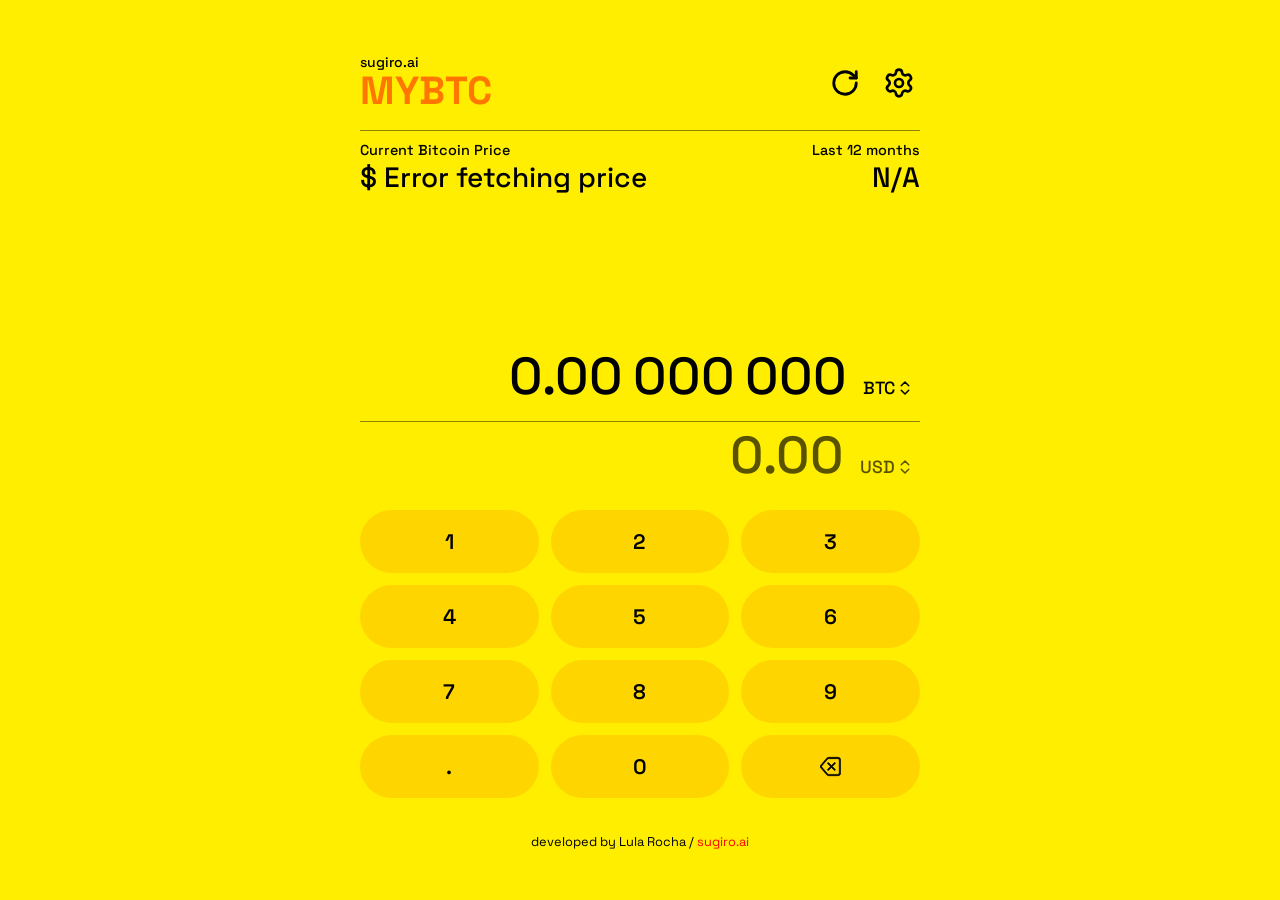
<file: index.html>
<!doctype html>
<html lang="en">
  <head>
    <meta charset="UTF-8" />
    <meta
      name="viewport"
      content="width=device-width, initial-scale=1.0, maximum-scale=1.0, user-scalable=no, viewport-fit=cover"
    />
    <title>MYBTC Calculator</title>
    <link rel="icon" type="image/svg+xml" href="favicon.svg" />
    <link rel="icon" href="favicon.ico" sizes="any" />
    <link
      rel="apple-touch-icon"
      sizes="180x180"
      href="assets/apple-touch-icon.png"
    />
    <link rel="manifest" href="site.webmanifest" />
    <meta name="theme-color" content="#fe0" />
    <link rel="stylesheet" href="css/styles.css?v=49" />

    <link rel="preconnect" href="https://fonts.googleapis.com" />
    <link rel="preconnect" href="https://fonts.gstatic.com" crossorigin />
    <link
      href="https://fonts.googleapis.com/css2?family=Space+Grotesk:wght@300..700&display=swap"
      rel="stylesheet"
    />
  </head>

  <body>
    <div class="main-container">
      <div class="top-section">
        <div class="header">
          <div class="header-left">
            <div class="header-titles">
              <h1 id="sugiro-logo"><a href="/">sugiro.ai</a></h1>
              <h1 id="mybtc-brand">MYBTC</h1>
            </div>
          </div>

          <div class="header-actions">
            <button
              class="header-icon-btn"
              id="refresh"
              aria-label="Refresh price"
            >
              <span class="icon icon-refresh" aria-hidden="true"></span>
            </button>
            <button
              class="header-icon-btn"
              id="settings"
              aria-label="Settings"
              aria-expanded="false"
              aria-controls="settings-panel"
            >
              <span class="icon icon-settings" aria-hidden="true"></span>
            </button>
          </div>
        </div>

        <!-- CURRENT BTC Price and Change Display -->
        <div class="current">
          <!-- Current BTC Price Display -->
          <div class="current-BTC-price">
            <p
              id="current-BTC-price-label"
              data-translate="currentBitcoinPrice"
            >
              Current Bitcoin Price
            </p>
            <h2 id="current-BTC-price-display" role="button" tabindex="0">
              <span class="fiat-symbol">$</span>
              <span class="current-BTC-price-amount">0.00</span>
            </h2>
          </div>
          <!-- Current BTC Change Display -->
          <div class="current-BTC-change">
            <p id="current-BTC-change-label">Last 12 months</p>
            <h2 id="current-BTC-change-display">
              <span class="arrow-symbol"></span>
              <span class="current-BTC-change-amount"></span>
            </h2>
            <div id="period-menu" class="period-menu"></div>
          </div>
        </div>
      </div>

      <div class="bottom-section">
        <!-- Amount Section -->
        <div class="amount-section">
          <!-- BTC/SATS Amount -->
          <div class="amount-container">
            <div class="amount-display active-field" id="BTC-amount-display">
              <div class="amount-value">
                <span class="BTC-amount">0</span>
                <input
                  class="paste-capture"
                  inputmode="none"
                  autocomplete="off"
                  autocapitalize="off"
                  spellcheck="false"
                  aria-label="Paste Bitcoin amount"
                />
              </div>
              <div class="display-controls">
                <button
                  class="unit-toggle btc-toggle"
                  aria-label="Switch BTC/SATS"
                >
                  <span class="unit-label">BTC</span>
                  <span
                    class="icon icon-chevrons-up-down"
                    aria-hidden="true"
                  ></span>
                </button>
              </div>
            </div>
          </div>

          <!-- Multi-Currency Fiat Amount -->
          <div class="amount-container">
            <div class="amount-display" id="fiat-amount-display">
              <div class="amount-value">
                <span class="fiat-amount">0.00</span>
                <input
                  class="paste-capture"
                  inputmode="none"
                  autocomplete="off"
                  autocapitalize="off"
                  spellcheck="false"
                  aria-label="Paste currency amount"
                />
              </div>
              <div class="display-controls">
                <button
                  class="unit-dropdown fiat-dropdown"
                  aria-label="Select currency"
                >
                  <span class="unit-label">USD</span>
                  <span
                    class="icon icon-chevrons-up-down"
                    aria-hidden="true"
                  ></span>
                </button>
                <div class="fiat-menu" id="fiat-menu"></div>
              </div>
            </div>
          </div>
        </div>

        <!-- Inline Keypad -->
        <div class="keypad-section">
          <div class="keypad">
            <button onclick="appendToDisplay('1')">1</button>
            <button onclick="appendToDisplay('2')">2</button>
            <button onclick="appendToDisplay('3')">3</button>
            <button onclick="appendToDisplay('4')">4</button>
            <button onclick="appendToDisplay('5')">5</button>
            <button onclick="appendToDisplay('6')">6</button>
            <button onclick="appendToDisplay('7')">7</button>
            <button onclick="appendToDisplay('8')">8</button>
            <button onclick="appendToDisplay('9')">9</button>
            <button onclick="appendToDisplay('.')">.</button>
            <button onclick="appendToDisplay('0')">0</button>
            <button
              class="delete"
              data-action="delete"
              onclick="deleteLast()"
              aria-label="Backspace"
            >
              <svg
                width="1em"
                height="1em"
                viewBox="0 0 16 16"
                class="delete-icon"
              >
                <path
                  fill="currentColor"
                  stroke="currentColor"
                  stroke-width="0.5"
                  d="M5.83 5.146a.5.5 0 0 0 0 .708L7.975 8l-2.147 2.146a.5.5 0 0 0 .707.708L8.683 8.707l2.146 2.147a.5.5 0 0 0 .708-.708L9.39 8l2.146-2.146a.5.5 0 0 0-.707-.708L8.683 7.293 6.537 5.146a.5.5 0 0 0-.707 0z"
                />
                <path
                  fill="currentColor"
                  stroke="currentColor"
                  stroke-width="0.5"
                  d="M13.683 1a2 2 0 0 1 2 2v10a2 2 0 0 1-2 2h-7.08a2 2 0 0 1-1.519-.698L.241 8.65a1 1 0 0 1 0-1.302L5.084 1.7A2 2 0 0 1 6.603 1h7.08zm-7.08 1a1 1 0 0 0-.76.35L1 8l4.844 5.65a1 1 0 0 0 .759.35h7.08a1 1 0 0 0 1-1V3a1 1 0 0 0-1-1h-7.08z"
                />
              </svg>
            </button>
          </div>
        </div>

        <div class="footer">
          <p class="page-footer" data-translate="pageFooter">
            developed by Lula Rocha /
            <a href="https://sugiro.ai" target="_blank" rel="noopener"
              >sugiro.ai</a
            >
          </p>
        </div>
      </div>
    </div>

    <!-- Settings backdrop — dims the app while the panel is open -->
    <div
      class="settings-overlay"
      id="settings-overlay"
      aria-hidden="true"
    ></div>

    <!-- Settings Panel — language/theme controls plus help tabs -->
    <div class="settings-panel" id="settings-panel">
      <div class="settings-panel-content">
        <div class="settings-top">
          <div class="settings-controls" aria-label="Settings controls">
            <button class="panel-circle-btn lang-btn" data-lang="en">EN</button>
            <button class="panel-circle-btn lang-btn" data-lang="pt">BR</button>
            <button
              class="panel-circle-btn theme-btn"
              data-theme="light"
              aria-label="Light theme"
            >
              <span class="icon icon-sun" aria-hidden="true"></span>
            </button>
            <button
              class="panel-circle-btn theme-btn"
              data-theme="dark"
              aria-label="Dark theme"
            >
              <span class="icon icon-moon" aria-hidden="true"></span>
            </button>
          </div>
          <button
            class="settings-close-btn"
            id="settings-close"
            aria-label="Close settings"
          >
            <span class="icon icon-x" aria-hidden="true"></span>
          </button>
        </div>

        <div class="panel-tabs" role="tablist">
          <button
            class="tab-btn active"
            data-tab="how-to-use"
            data-translate="tabHowToUse"
          >
            How to use
          </button>
          <button
            class="tab-btn"
            data-tab="about-sats"
            data-translate="tabAboutSats"
          >
            About SATS
          </button>
        </div>

        <div class="tab-pane active" id="tab-how-to-use">
          <ul>
            <li data-translate="instruction1">Instruction 1</li>
            <li data-translate="instruction2">Instruction 2</li>
            <li data-translate="instruction3">Instruction 3</li>
            <li data-translate="instruction4">Instruction 4</li>
            <li data-translate="instruction5">Instruction 5</li>
            <li data-translate="instruction6">
              <a href="https://21bitcoin.info" target="_blank">Learn Bitcoin</a>
            </li>
          </ul>
        </div>

        <div class="tab-pane" id="tab-about-sats">
          <p class="modal-text" data-translate="infoModalText0">
            Placeholder text for the new first paragraph of the info modal.
          </p>
          <p class="modal-text" data-translate="infoModalText1">
            Placeholder text for the first paragraph of the info modal.
          </p>
          <p class="modal-text" data-translate="infoModalText2">
            Placeholder text for the second paragraph of the info modal.
          </p>
          <p class="modal-text" data-translate="infoModalText3">
            Placeholder text for the third paragraph of the info modal.
          </p>
        </div>
      </div>
    </div>

    <script src="js/core.js?v=14"></script>
    <script src="js/app.js?v=13"></script>
  </body>
</html>
</file>
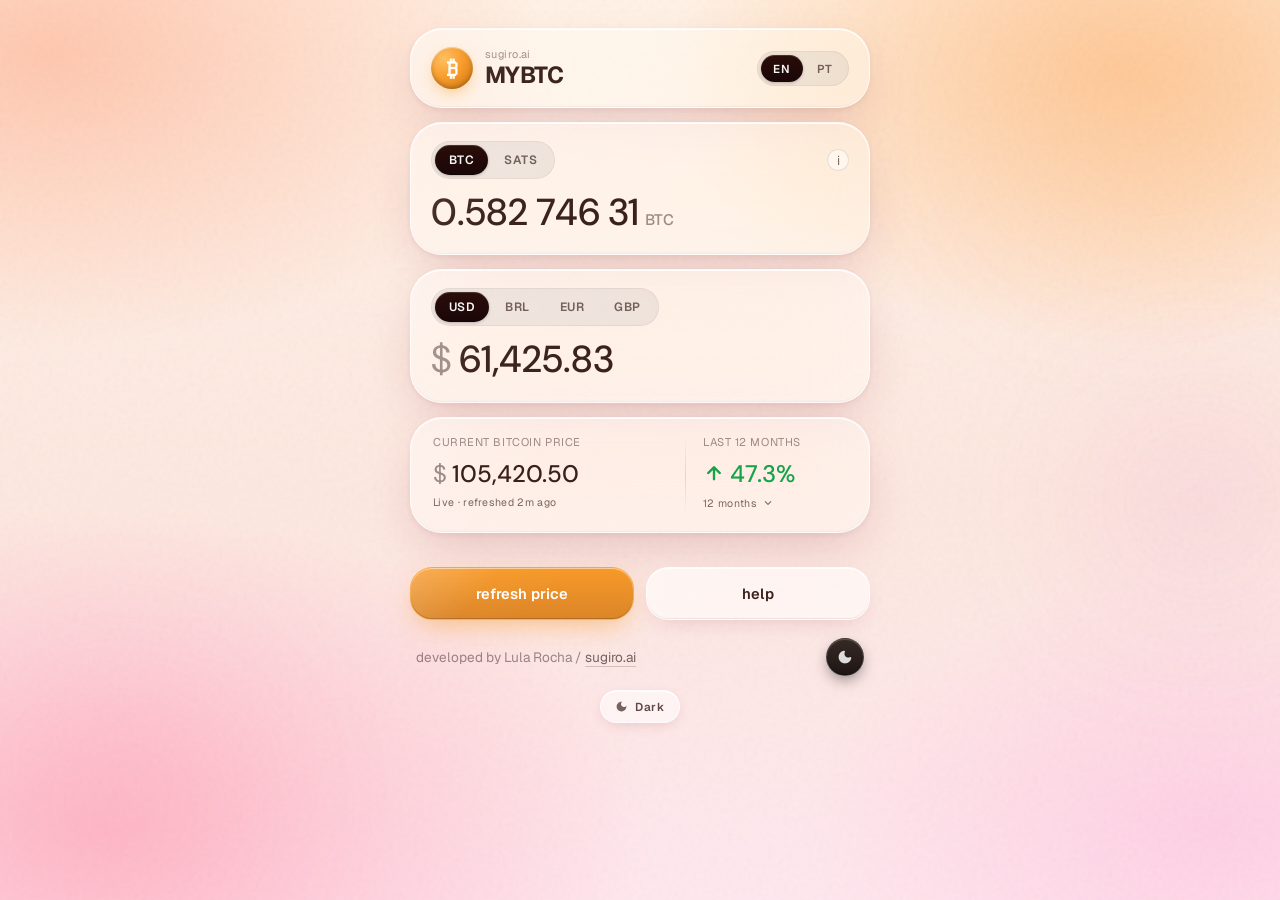
<file: archive/liquid-glass-prototype-light.html>
<!doctype html>
<html lang="en">
  <head>
    <meta charset="UTF-8" />
    <meta
      name="viewport"
      content="width=device-width, initial-scale=1.0, viewport-fit=cover"
    />
    <title>MYBTC · Liquid Glass Prototype (Light)</title>
    <link rel="icon" type="image/x-icon" href="../assets/btc_icon2.png" />

    <link rel="preconnect" href="https://fonts.googleapis.com" />
    <link rel="preconnect" href="https://fonts.gstatic.com" crossorigin />
    <link
      href="https://fonts.googleapis.com/css2?family=Geist:wght@300..800&family=DM+Sans:opsz,wght@9..40,300..700&display=swap"
      rel="stylesheet"
    />
    <link
      href="https://fonts.googleapis.com/css2?family=Material+Symbols+Rounded:opsz,wght,FILL,GRAD@20..48,100..700,0..1,-50..200"
      rel="stylesheet"
    />

    <style>
      /* --------------------------------------------------------------------
         TOKENS
         -------------------------------------------------------------------- */
      :root {
        --font-ui:
          "Geist", -apple-system, BlinkMacSystemFont, system-ui, sans-serif;
        --font-num:
          "DM Sans", -apple-system, BlinkMacSystemFont, system-ui, sans-serif;

        --bg-base: #fdf3ec;
        --ink: rgba(40, 14, 10, 0.92);
        --ink-soft: rgba(40, 14, 10, 0.62);
        --ink-mute: rgba(40, 14, 10, 0.45);

        --btc: #f7931a;
        --gain: #16a34a;

        /* Glass system */
        --glass-tint: rgba(255, 255, 255, 0.42);
        --glass-tint-strong: rgba(255, 255, 255, 0.6);
        --glass-border: rgba(255, 255, 255, 0.7);
        --glass-border-soft: rgba(255, 255, 255, 0.5);

        --r-lg: 32px;
        --r-md: 22px;
        --r-sm: 14px;
        --r-pill: 999px;
      }

      * {
        box-sizing: border-box;
      }

      html,
      body {
        margin: 0;
        padding: 0;
        min-height: 100dvh;
        font-family: var(--font-ui);
        color: var(--ink);
        background: var(--bg-base);
        -webkit-font-smoothing: antialiased;
        -moz-osx-font-smoothing: grayscale;
        overflow-x: hidden;
      }

      a {
        color: inherit;
        text-decoration: none;
      }

      /* --------------------------------------------------------------------
         AMBIENT BACKGROUND — mesh gradient + drifting orbs + grain
         -------------------------------------------------------------------- */
      .stage {
        position: relative;
        min-height: 100dvh;
        padding: 28px 22px calc(28px + env(safe-area-inset-bottom));
        display: flex;
        justify-content: center;
        isolation: isolate;
      }

      .stage::before {
        content: "";
        position: fixed;
        inset: 0;
        z-index: -2;
        background:
          radial-gradient(
            50% 42% at 88% 8%,
            rgba(255, 196, 140, 0.85) 0%,
            transparent 72%
          ),
          radial-gradient(
            58% 48% at 8% 92%,
            rgba(255, 175, 195, 0.78) 0%,
            transparent 74%
          ),
          radial-gradient(
            44% 38% at 95% 92%,
            rgba(255, 200, 225, 0.72) 0%,
            transparent 74%
          ),
          radial-gradient(
            52% 44% at 4% 6%,
            rgba(255, 188, 160, 0.78) 0%,
            transparent 74%
          ),
          linear-gradient(180deg, #fff2e6 0%, #fde8e0 55%, #ffe8ef 100%);
      }

      .orb {
        position: fixed;
        border-radius: 50%;
        filter: blur(80px);
        opacity: 0.7;
        z-index: -1;
        will-change: transform;
      }
      .orb-1 {
        width: 380px;
        height: 380px;
        background: radial-gradient(circle, #ffc89a 0%, transparent 65%);
        top: -80px;
        right: -60px;
        animation: drift1 22s ease-in-out infinite;
        opacity: 0.7;
      }
      .orb-2 {
        width: 320px;
        height: 320px;
        background: radial-gradient(circle, #ffaab8 0%, transparent 65%);
        bottom: -60px;
        left: -40px;
        animation: drift2 28s ease-in-out infinite;
        opacity: 0.7;
      }
      .orb-3 {
        width: 260px;
        height: 260px;
        background: radial-gradient(circle, #f3b3d4 0%, transparent 65%);
        bottom: 30%;
        right: -50px;
        animation: drift3 26s ease-in-out infinite;
        opacity: 0.7;
      }

      @keyframes drift1 {
        0%,
        100% {
          transform: translate(0, 0);
        }
        50% {
          transform: translate(-40px, 60px);
        }
      }
      @keyframes drift2 {
        0%,
        100% {
          transform: translate(0, 0);
        }
        50% {
          transform: translate(60px, -40px);
        }
      }
      @keyframes drift3 {
        0%,
        100% {
          transform: translate(0, 0);
        }
        50% {
          transform: translate(-30px, -50px);
        }
      }

      /* Subtle grain overlay for tactile glass feel */
      .stage::after {
        content: "";
        position: fixed;
        inset: 0;
        z-index: -1;
        pointer-events: none;
        opacity: 0.1;
        mix-blend-mode: multiply;
        background-image: url("data:image/svg+xml;utf8,<svg viewBox='0 0 200 200' xmlns='http://www.w3.org/2000/svg'><filter id='n'><feTurbulence type='fractalNoise' baseFrequency='0.9' numOctaves='2' stitchTiles='stitch'/></filter><rect width='100%25' height='100%25' filter='url(%23n)' opacity='0.6'/></svg>");
      }

      /* --------------------------------------------------------------------
         APP SHELL
         -------------------------------------------------------------------- */
      .app {
        width: 100%;
        max-width: 460px;
        display: flex;
        flex-direction: column;
        gap: 14px;
        animation: rise 900ms cubic-bezier(0.16, 1, 0.3, 1) both;
      }

      @keyframes rise {
        from {
          opacity: 0;
          transform: translateY(14px) scale(0.985);
        }
        to {
          opacity: 1;
          transform: translateY(0) scale(1);
        }
      }

      /* --------------------------------------------------------------------
         GLASS — the recipe
         -------------------------------------------------------------------- */
      .glass {
        position: relative;
        background: var(--glass-tint);
        backdrop-filter: blur(40px) saturate(180%);
        -webkit-backdrop-filter: blur(40px) saturate(180%);
        border: 1px solid var(--glass-border);
        border-radius: var(--r-lg);
        box-shadow:
          inset 0 1px 0 rgba(255, 255, 255, 0.9),
          inset 0 0 0 1px rgba(255, 255, 255, 0.2),
          inset 0 -1px 1px rgba(40, 14, 10, 0.06),
          0 20px 50px -12px rgba(140, 40, 60, 0.22),
          0 2px 6px rgba(140, 40, 60, 0.08);
        overflow: hidden;
      }

      /* Specular highlight — that signature liquid-glass shine */
      .glass::before {
        content: "";
        position: absolute;
        inset: 0;
        border-radius: inherit;
        background: linear-gradient(
          135deg,
          rgba(255, 255, 255, 0.18) 0%,
          rgba(255, 255, 255, 0.02) 28%,
          transparent 55%
        );
        pointer-events: none;
        opacity: 0.9;
      }

      /* --------------------------------------------------------------------
         HEADER
         -------------------------------------------------------------------- */
      .header {
        padding: 18px 20px;
        display: grid;
        grid-template-columns: auto 1fr auto;
        align-items: center;
        gap: 14px;
        border-radius: var(--r-lg);
      }

      .brand {
        display: flex;
        align-items: center;
        gap: 12px;
      }

      .brand-logo {
        width: 42px;
        height: 42px;
        border-radius: 50%;
        background: radial-gradient(
          circle at 32% 28%,
          #ffb84d 0%,
          #f7931a 45%,
          #c46a00 100%
        );
        box-shadow:
          inset 0 1px 1px rgba(255, 255, 255, 0.5),
          inset 0 -2px 4px rgba(0, 0, 0, 0.25),
          0 6px 16px -4px rgba(247, 147, 26, 0.55);
        display: grid;
        place-items: center;
        color: #fff;
        font-weight: 700;
        font-size: 22px;
        font-family: var(--font-num);
        letter-spacing: -0.02em;
      }

      .brand-text {
        line-height: 1;
      }

      .brand-name {
        font-weight: 700;
        font-size: 1.45rem;
        letter-spacing: -0.025em;
      }

      .brand-tag {
        margin-bottom: 4px;
        font-size: 0.68rem;
        color: var(--ink-mute);
        letter-spacing: 0.04em;
      }

      .lang-segment {
        display: inline-flex;
        padding: 3px;
        gap: 2px;
        background: rgba(40, 14, 10, 0.07);
        border-radius: var(--r-pill);
        border: 1px solid rgba(40, 14, 10, 0.05);
        backdrop-filter: blur(20px);
      }

      .lang-segment button {
        appearance: none;
        border: 0;
        padding: 6px 12px;
        font-family: var(--font-ui);
        font-size: 0.72rem;
        font-weight: 600;
        letter-spacing: 0.06em;
        color: var(--ink-soft);
        background: transparent;
        border-radius: var(--r-pill);
        cursor: pointer;
        transition: all 220ms cubic-bezier(0.4, 0, 0.2, 1);
      }

      .lang-segment button.active {
        background: linear-gradient(180deg, #2a0e08 0%, #1a0608 100%);
        color: rgba(255, 255, 255, 0.96);
        box-shadow:
          inset 0 1px 0 rgba(255, 255, 255, 0.15),
          0 1px 3px rgba(40, 14, 10, 0.25);
      }

      /* --------------------------------------------------------------------
         AMOUNT CARDS
         -------------------------------------------------------------------- */
      .amount-card {
        padding: 18px 20px 22px;
      }

      .amount-row-top {
        display: flex;
        align-items: center;
        justify-content: space-between;
        margin-bottom: 14px;
      }

      .unit-pill {
        display: inline-flex;
        padding: 3px;
        gap: 2px;
        background: rgba(40, 14, 10, 0.07);
        border-radius: var(--r-pill);
        border: 1px solid rgba(40, 14, 10, 0.05);
        backdrop-filter: blur(20px);
      }

      .unit-pill button {
        appearance: none;
        border: 0;
        padding: 7px 14px;
        font-family: var(--font-ui);
        font-size: 0.75rem;
        font-weight: 600;
        letter-spacing: 0.04em;
        color: var(--ink-soft);
        background: transparent;
        border-radius: var(--r-pill);
        cursor: pointer;
        min-width: 52px;
        transition: all 220ms cubic-bezier(0.4, 0, 0.2, 1);
      }

      .unit-pill button.active {
        background: linear-gradient(180deg, #2a0e08 0%, #1a0608 100%);
        color: rgba(255, 255, 255, 0.96);
        box-shadow:
          inset 0 1px 0 rgba(255, 255, 255, 0.15),
          inset 0 -1px 0 rgba(0, 0, 0, 0.4),
          0 1px 3px rgba(40, 14, 10, 0.25);
      }

      .info-icon {
        width: 22px;
        height: 22px;
        border-radius: 50%;
        display: grid;
        place-items: center;
        background: rgba(255, 255, 255, 0.5);
        border: 1px solid rgba(40, 14, 10, 0.1);
        color: var(--ink-soft);
        font-size: 13px;
        cursor: pointer;
      }

      .amount-display {
        font-family: var(--font-num);
        font-weight: 500;
        font-size: 2.35rem;
        line-height: 1.05;
        color: var(--ink);
        display: flex;
        align-items: baseline;
        gap: 6px;
        word-break: break-all;
      }

      .amount-unit {
        font-size: 0.95rem;
        font-weight: 500;
        color: var(--ink-mute);
        letter-spacing: 0.02em;
        font-family: var(--font-ui);
      }

      .fiat-symbol {
        color: var(--ink-mute);
        font-weight: 400;
        margin-right: 2px;
      }

      /* --------------------------------------------------------------------
         CURRENT + CHANGE ROW
         -------------------------------------------------------------------- */
      .stat-row {
        display: grid;
        grid-template-columns: 3fr 2fr;
        padding: 4px;
      }

      .stat-card {
        padding: 14px 18px 16px;
        position: relative;
      }

      .stat-card + .stat-card::before {
        content: "";
        position: absolute;
        left: 0;
        top: 14px;
        bottom: 14px;
        width: 1px;
        background: linear-gradient(
          180deg,
          transparent 0%,
          rgba(40, 14, 10, 0.12) 50%,
          transparent 100%
        );
      }

      .stat-label {
        font-size: 0.7rem;
        color: var(--ink-mute);
        letter-spacing: 0.05em;
        text-transform: uppercase;
        margin-bottom: 10px;
        line-height: 1.1;
      }

      .stat-value {
        font-family: var(--font-num);
        font-weight: 500;
        font-size: 1.5rem;
        color: var(--ink);
        display: flex;
        align-items: baseline;
        gap: 3px;
      }

      .stat-value.gain {
        color: var(--gain);
      }

      .arrow {
        font-family: "Material Symbols Rounded";
        font-variation-settings:
          "FILL" 1,
          "wght" 600;
        font-size: 22px;
        margin-right: 2px;
        transform: translateY(2px);
      }

      .period-tag {
        margin-top: 6px;
        display: inline-flex;
        align-items: center;
        gap: 4px;
        font-size: 0.66rem;
        color: var(--ink-soft);
        letter-spacing: 0.03em;
      }

      .period-tag .caret {
        font-family: "Material Symbols Rounded";
        font-size: 14px;
      }

      /* --------------------------------------------------------------------
         BUTTON ROW
         -------------------------------------------------------------------- */
      .actions {
        display: grid;
        grid-template-columns: 1fr 1fr;
        gap: 12px;
        margin-top: 20px;
      }

      .btn {
        appearance: none;
        border: 0;
        padding: 16px 18px;
        font-family: var(--font-ui);
        font-size: 0.92rem;
        font-weight: 600;
        letter-spacing: 0.01em;
        border-radius: var(--r-md);
        cursor: pointer;
        position: relative;
        display: inline-flex;
        align-items: center;
        justify-content: center;
        gap: 8px;
        backdrop-filter: blur(30px) saturate(180%);
        -webkit-backdrop-filter: blur(30px) saturate(180%);
        transition: transform 180ms cubic-bezier(0.4, 0, 0.2, 1);
        overflow: hidden;
      }

      .btn::before {
        content: "";
        position: absolute;
        inset: 0;
        border-radius: inherit;
        background: linear-gradient(
          135deg,
          rgba(255, 255, 255, 0.22) 0%,
          rgba(255, 255, 255, 0.02) 35%,
          transparent 60%
        );
        pointer-events: none;
      }

      .btn:active {
        transform: scale(0.98);
      }

      .btn-primary {
        background: linear-gradient(
          180deg,
          rgba(247, 147, 26, 0.92) 0%,
          rgba(214, 120, 14, 0.88) 100%
        );
        color: #fff;
        border: 1px solid rgba(255, 200, 130, 0.5);
        box-shadow:
          inset 0 1px 0 rgba(255, 255, 255, 0.5),
          inset 0 -1px 0 rgba(0, 0, 0, 0.18),
          0 10px 28px -8px rgba(247, 147, 26, 0.55);
      }

      .btn-secondary {
        background: var(--glass-tint-strong);
        color: var(--ink);
        border: 1px solid var(--glass-border);
        box-shadow:
          inset 0 1px 0 rgba(255, 255, 255, 0.85),
          inset 0 -1px 0 rgba(40, 14, 10, 0.08),
          0 8px 22px -10px rgba(140, 40, 60, 0.22);
      }

      .btn .ico {
        font-family: "Material Symbols Rounded";
        font-variation-settings: "wght" 500;
        font-size: 19px;
      }

      /* --------------------------------------------------------------------
         FOOTER
         -------------------------------------------------------------------- */
      .footer {
        margin-top: 4px;
        display: flex;
        justify-content: space-between;
        align-items: center;
        padding: 0 6px;
        font-size: 0.85rem;
        color: var(--ink-mute);
      }

      .footer a {
        color: var(--ink-soft);
        border-bottom: 1px solid rgba(40, 14, 10, 0.18);
      }

      .theme-toggle {
        appearance: none;
        width: 38px;
        height: 38px;
        border-radius: 50%;
        display: grid;
        place-items: center;
        background: linear-gradient(
          180deg,
          rgba(20, 8, 4, 0.85) 0%,
          rgba(10, 4, 2, 0.92) 100%
        );
        border: 1px solid rgba(255, 255, 255, 0.14);
        color: rgba(255, 255, 255, 0.85);
        cursor: pointer;
        backdrop-filter: blur(20px);
        box-shadow:
          inset 0 1px 0 rgba(255, 255, 255, 0.18),
          inset 0 -1px 1px rgba(0, 0, 0, 0.4),
          0 6px 16px -4px rgba(0, 0, 0, 0.55);
        transition: transform 180ms cubic-bezier(0.4, 0, 0.2, 1);
      }

      .theme-toggle:hover {
        transform: scale(1.05);
      }

      .theme-toggle:active {
        transform: scale(0.95);
      }

      .theme-toggle .ico-moon {
        font-family: "Material Symbols Rounded";
        font-variation-settings:
          "FILL" 1,
          "wght" 500;
        font-size: 18px;
      }

      /* --------------------------------------------------------------------
         STAGGER
         -------------------------------------------------------------------- */
      .app > * {
        opacity: 0;
        animation: rise 700ms cubic-bezier(0.16, 1, 0.3, 1) forwards;
      }
      .app > *:nth-child(1) {
        animation-delay: 0ms;
      }
      .app > *:nth-child(2) {
        animation-delay: 70ms;
      }
      .app > *:nth-child(3) {
        animation-delay: 140ms;
      }
      .app > *:nth-child(4) {
        animation-delay: 210ms;
      }
      .app > *:nth-child(5) {
        animation-delay: 280ms;
      }
      .app > *:nth-child(6) {
        animation-delay: 350ms;
      }

      @media (max-width: 380px) {
        .amount-display {
          font-size: 2rem;
        }
        .stat-value {
          font-size: 1.3rem;
        }
      }

      .theme-switch {
        display: inline-flex;
        align-self: center;
        align-items: center;
        gap: 7px;
        padding: 8px 14px;
        font-family: var(--font-ui);
        font-size: 0.72rem;
        font-weight: 600;
        letter-spacing: 0.05em;
        color: rgba(40, 14, 10, 0.75);
        text-decoration: none;
        background: rgba(255, 255, 255, 0.55);
        backdrop-filter: blur(24px) saturate(160%);
        -webkit-backdrop-filter: blur(24px) saturate(160%);
        border: 1px solid rgba(255, 255, 255, 0.75);
        border-radius: var(--r-pill);
        box-shadow:
          inset 0 1px 0 rgba(255, 255, 255, 0.9),
          0 4px 14px -4px rgba(140, 40, 60, 0.2);
        transition: opacity 200ms ease;
      }

      .theme-switch:hover {
        opacity: 0.8;
      }

      .theme-switch svg {
        flex-shrink: 0;
        opacity: 0.85;
      }
    </style>
  </head>

  <body>
    <div class="stage">
      <div class="orb orb-1"></div>
      <div class="orb orb-2"></div>
      <div class="orb orb-3"></div>

      <div class="app">
        <!-- HEADER -->
        <header class="glass header">
          <div class="brand">
            <div class="brand-logo">₿</div>
            <div class="brand-text">
              <div class="brand-tag">sugiro.ai</div>
              <div class="brand-name">MYBTC</div>
            </div>
          </div>
          <div></div>
          <div class="lang-segment">
            <button class="active">EN</button>
            <button>PT</button>
          </div>
        </header>

        <!-- BTC / SATS -->
        <section class="glass amount-card">
          <div class="amount-row-top">
            <div class="unit-pill">
              <button class="active">BTC</button>
              <button>SATS</button>
            </div>
            <div class="info-icon">i</div>
          </div>
          <div class="amount-display">
            <span>0.582&thinsp;746&thinsp;31</span>
            <span class="amount-unit">BTC</span>
          </div>
        </section>

        <!-- FIAT -->
        <section class="glass amount-card">
          <div class="amount-row-top">
            <div class="unit-pill">
              <button class="active">USD</button>
              <button>BRL</button>
              <button>EUR</button>
              <button>GBP</button>
            </div>
          </div>
          <div class="amount-display">
            <span class="fiat-symbol">$</span>
            <span>61,425.83</span>
          </div>
        </section>

        <!-- CURRENT + CHANGE -->
        <section class="glass stat-row">
          <div class="stat-card">
            <div class="stat-label">Current Bitcoin Price</div>
            <div class="stat-value">
              <span class="fiat-symbol">$</span>105,420.50
            </div>
            <div class="period-tag">Live · refreshed 2m ago</div>
          </div>
          <div class="stat-card">
            <div class="stat-label">Last 12 months</div>
            <div class="stat-value gain">
              <span class="arrow material-icon">arrow_upward</span>47.3%
            </div>
            <div class="period-tag">
              12 months <span class="caret">expand_more</span>
            </div>
          </div>
        </section>

        <!-- ACTIONS -->
        <div class="actions">
          <button class="btn btn-primary">refresh price</button>
          <button class="btn btn-secondary">help</button>
        </div>

        <!-- FOOTER -->
        <div class="footer">
          <span>developed by Lula Rocha / <a href="#">sugiro.ai</a></span>
          <button class="theme-toggle" aria-label="Toggle theme">
            <span class="ico-moon">dark_mode</span>
          </button>
        </div>

        <a class="theme-switch" href="liquid-glass-prototype.html">
          <svg width="13" height="13" viewBox="0 0 24 24" fill="currentColor">
            <path
              d="M12 3c-4.97 0-9 4.03-9 9s4.03 9 9 9 9-4.03 9-9c0-.46-.04-.92-.1-1.36-.98 1.37-2.58 2.26-4.4 2.26-2.98 0-5.4-2.42-5.4-5.4 0-1.81.89-3.42 2.26-4.4-.44-.06-.9-.1-1.36-.1z"
            />
          </svg>
          Dark
        </a>
      </div>
    </div>

    <script>
      // Apply Material icon font to the arrow/caret spans without changing markup
      document
        .querySelectorAll(".material-icon, .arrow, .caret, .ico, .ico-moon")
        .forEach((el) => {
          if (!el.style.fontFamily) {
            el.style.fontFamily = '"Material Symbols Rounded"';
          }
        });

      // Simple segmented-control toggle for visual evaluation
      document.querySelectorAll(".lang-segment, .unit-pill").forEach((seg) => {
        seg.addEventListener("click", (e) => {
          const btn = e.target.closest("button");
          if (!btn) return;
          seg
            .querySelectorAll("button")
            .forEach((b) => b.classList.remove("active"));
          btn.classList.add("active");
        });
      });
    </script>
  </body>
</html>
</file>
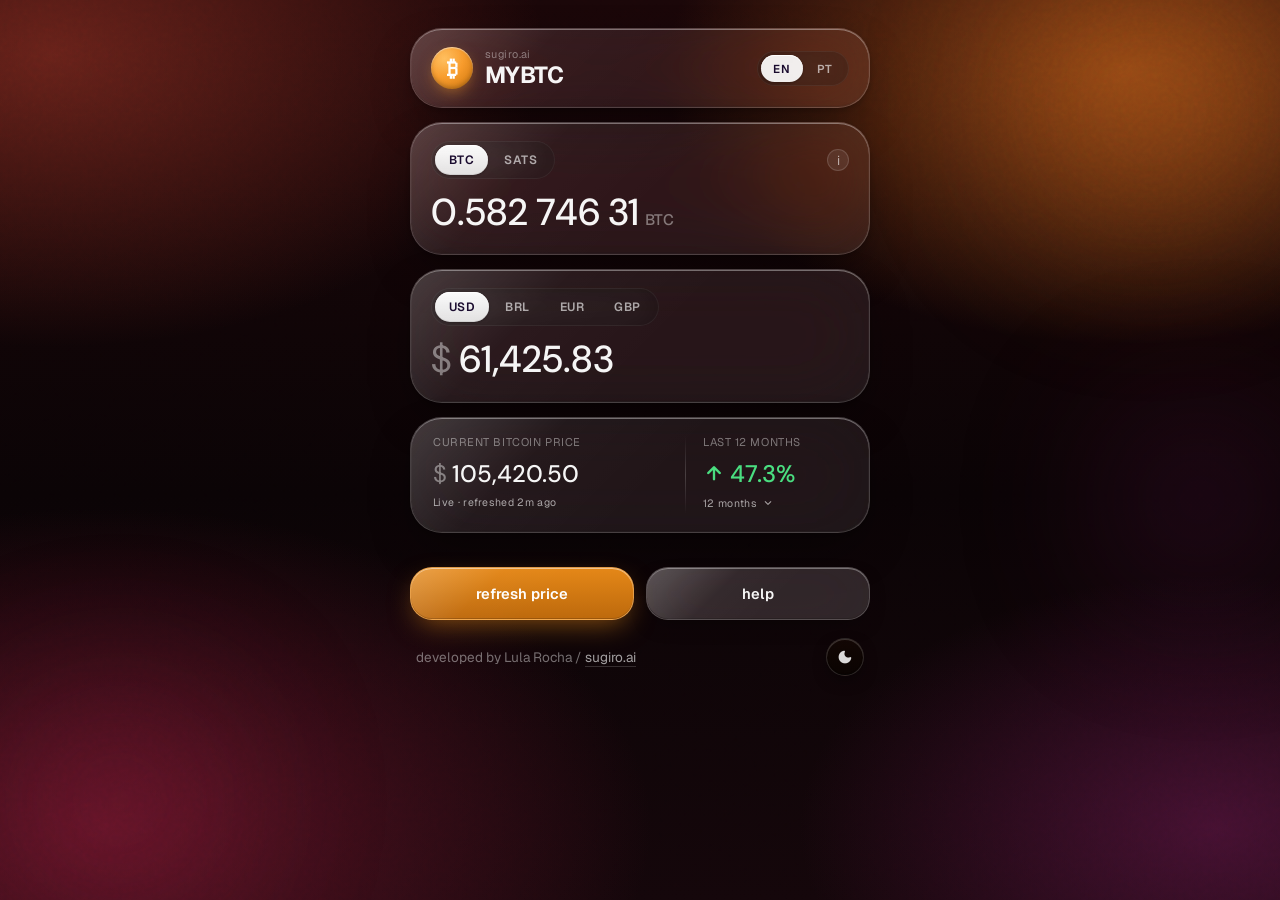
<file: archive/liquid-glass-prototype.html>
<!doctype html>
<html lang="en">
  <head>
    <meta charset="UTF-8" />
    <meta
      name="viewport"
      content="width=device-width, initial-scale=1.0, viewport-fit=cover"
    />
    <title>MYBTC · Liquid Glass Prototype</title>
    <link rel="icon" type="image/x-icon" href="../assets/btc_icon2.png" />

    <link rel="preconnect" href="https://fonts.googleapis.com" />
    <link rel="preconnect" href="https://fonts.gstatic.com" crossorigin />
    <link
      href="https://fonts.googleapis.com/css2?family=Geist:wght@300..800&family=DM+Sans:opsz,wght@9..40,300..700&display=swap"
      rel="stylesheet"
    />
    <link
      href="https://fonts.googleapis.com/css2?family=Material+Symbols+Rounded:opsz,wght,FILL,GRAD@20..48,100..700,0..1,-50..200"
      rel="stylesheet"
    />

    <style>
      /* --------------------------------------------------------------------
         TOKENS
         -------------------------------------------------------------------- */
      :root {
        --font-ui:
          "Geist", -apple-system, BlinkMacSystemFont, system-ui, sans-serif;
        --font-num:
          "DM Sans", -apple-system, BlinkMacSystemFont, system-ui, sans-serif;

        --bg-base: #0a0612;
        --ink: rgba(255, 255, 255, 0.96);
        --ink-soft: rgba(255, 255, 255, 0.62);
        --ink-mute: rgba(255, 255, 255, 0.42);

        --btc: #f7931a;
        --gain: #4ade80;

        /* Glass system */
        --glass-tint: rgba(255, 255, 255, 0.08);
        --glass-tint-strong: rgba(255, 255, 255, 0.14);
        --glass-border: rgba(255, 255, 255, 0.18);
        --glass-border-soft: rgba(255, 255, 255, 0.1);

        --r-lg: 32px;
        --r-md: 22px;
        --r-sm: 14px;
        --r-pill: 999px;
      }

      * {
        box-sizing: border-box;
      }

      html,
      body {
        margin: 0;
        padding: 0;
        min-height: 100dvh;
        font-family: var(--font-ui);
        color: var(--ink);
        background: var(--bg-base);
        -webkit-font-smoothing: antialiased;
        -moz-osx-font-smoothing: grayscale;
        overflow-x: hidden;
      }

      a {
        color: inherit;
        text-decoration: none;
      }

      /* --------------------------------------------------------------------
         AMBIENT BACKGROUND — mesh gradient + drifting orbs + grain
         -------------------------------------------------------------------- */
      .stage {
        position: relative;
        min-height: 100dvh;
        padding: 28px 22px calc(28px + env(safe-area-inset-bottom));
        display: flex;
        justify-content: center;
        isolation: isolate;
      }

      .stage::before {
        content: "";
        position: fixed;
        inset: 0;
        z-index: -2;
        background:
          radial-gradient(
            50% 42% at 88% 8%,
            rgba(196, 98, 26, 0.65) 0%,
            transparent 72%
          ),
          radial-gradient(
            58% 48% at 8% 92%,
            rgba(140, 28, 56, 0.6) 0%,
            transparent 74%
          ),
          radial-gradient(
            44% 38% at 95% 92%,
            rgba(106, 24, 78, 0.58) 0%,
            transparent 74%
          ),
          radial-gradient(
            52% 44% at 4% 6%,
            rgba(168, 56, 40, 0.55) 0%,
            transparent 74%
          ),
          linear-gradient(180deg, #1a0608 0%, #0a0305 55%, #14060a 100%);
      }

      .orb {
        position: fixed;
        border-radius: 50%;
        filter: blur(80px);
        opacity: 0.7;
        z-index: -1;
        will-change: transform;
      }
      .orb-1 {
        width: 380px;
        height: 380px;
        background: radial-gradient(circle, #c4621a 0%, transparent 65%);
        top: -80px;
        right: -60px;
        animation: drift1 22s ease-in-out infinite;
        opacity: 0.55;
      }
      .orb-2 {
        width: 320px;
        height: 320px;
        background: radial-gradient(circle, #8c1c38 0%, transparent 65%);
        bottom: -60px;
        left: -40px;
        animation: drift2 28s ease-in-out infinite;
        opacity: 0.55;
      }
      .orb-3 {
        width: 260px;
        height: 260px;
        background: radial-gradient(circle, #6a184e 0%, transparent 65%);
        bottom: 30%;
        right: -50px;
        animation: drift3 26s ease-in-out infinite;
        opacity: 0.55;
      }

      @keyframes drift1 {
        0%,
        100% {
          transform: translate(0, 0);
        }
        50% {
          transform: translate(-40px, 60px);
        }
      }
      @keyframes drift2 {
        0%,
        100% {
          transform: translate(0, 0);
        }
        50% {
          transform: translate(60px, -40px);
        }
      }
      @keyframes drift3 {
        0%,
        100% {
          transform: translate(0, 0);
        }
        50% {
          transform: translate(-30px, -50px);
        }
      }

      /* Subtle grain overlay for tactile glass feel */
      .stage::after {
        content: "";
        position: fixed;
        inset: 0;
        z-index: -1;
        pointer-events: none;
        opacity: 0.18;
        mix-blend-mode: overlay;
        background-image: url("data:image/svg+xml;utf8,<svg viewBox='0 0 200 200' xmlns='http://www.w3.org/2000/svg'><filter id='n'><feTurbulence type='fractalNoise' baseFrequency='0.9' numOctaves='2' stitchTiles='stitch'/></filter><rect width='100%25' height='100%25' filter='url(%23n)' opacity='0.6'/></svg>");
      }

      /* --------------------------------------------------------------------
         APP SHELL
         -------------------------------------------------------------------- */
      .app {
        width: 100%;
        max-width: 460px;
        display: flex;
        flex-direction: column;
        gap: 14px;
        animation: rise 900ms cubic-bezier(0.16, 1, 0.3, 1) both;
      }

      @keyframes rise {
        from {
          opacity: 0;
          transform: translateY(14px) scale(0.985);
        }
        to {
          opacity: 1;
          transform: translateY(0) scale(1);
        }
      }

      /* --------------------------------------------------------------------
         GLASS — the recipe
         -------------------------------------------------------------------- */
      .glass {
        position: relative;
        background: var(--glass-tint);
        backdrop-filter: blur(40px) saturate(180%);
        -webkit-backdrop-filter: blur(40px) saturate(180%);
        border: 1px solid var(--glass-border);
        border-radius: var(--r-lg);
        box-shadow:
          inset 0 1px 0 rgba(255, 255, 255, 0.35),
          inset 0 0 0 1px rgba(255, 255, 255, 0.04),
          inset 0 -1px 1px rgba(0, 0, 0, 0.18),
          0 20px 50px -12px rgba(0, 0, 0, 0.45),
          0 2px 6px rgba(0, 0, 0, 0.2);
        overflow: hidden;
      }

      /* Specular highlight — that signature liquid-glass shine */
      .glass::before {
        content: "";
        position: absolute;
        inset: 0;
        border-radius: inherit;
        background: linear-gradient(
          135deg,
          rgba(255, 255, 255, 0.18) 0%,
          rgba(255, 255, 255, 0.02) 28%,
          transparent 55%
        );
        pointer-events: none;
        opacity: 0.9;
      }

      /* --------------------------------------------------------------------
         HEADER
         -------------------------------------------------------------------- */
      .header {
        padding: 18px 20px;
        display: grid;
        grid-template-columns: auto 1fr auto;
        align-items: center;
        gap: 14px;
        border-radius: var(--r-lg);
      }

      .brand {
        display: flex;
        align-items: center;
        gap: 12px;
      }

      .brand-logo {
        width: 42px;
        height: 42px;
        border-radius: 50%;
        background: radial-gradient(
          circle at 32% 28%,
          #ffb84d 0%,
          #f7931a 45%,
          #c46a00 100%
        );
        box-shadow:
          inset 0 1px 1px rgba(255, 255, 255, 0.5),
          inset 0 -2px 4px rgba(0, 0, 0, 0.25),
          0 6px 16px -4px rgba(247, 147, 26, 0.55);
        display: grid;
        place-items: center;
        color: #fff;
        font-weight: 700;
        font-size: 22px;
        font-family: var(--font-num);
        letter-spacing: -0.02em;
      }

      .brand-text {
        line-height: 1;
      }

      .brand-name {
        font-weight: 700;
        font-size: 1.45rem;
        letter-spacing: -0.025em;
      }

      .brand-tag {
        margin-bottom: 4px;
        font-size: 0.68rem;
        color: var(--ink-mute);
        letter-spacing: 0.04em;
      }

      .lang-segment {
        display: inline-flex;
        padding: 3px;
        gap: 2px;
        background: rgba(0, 0, 0, 0.22);
        border-radius: var(--r-pill);
        border: 1px solid rgba(255, 255, 255, 0.06);
        backdrop-filter: blur(20px);
      }

      .lang-segment button {
        appearance: none;
        border: 0;
        padding: 6px 12px;
        font-family: var(--font-ui);
        font-size: 0.72rem;
        font-weight: 600;
        letter-spacing: 0.06em;
        color: var(--ink-soft);
        background: transparent;
        border-radius: var(--r-pill);
        cursor: pointer;
        transition: all 220ms cubic-bezier(0.4, 0, 0.2, 1);
      }

      .lang-segment button.active {
        background: rgba(255, 255, 255, 0.92);
        color: #1a0b2e;
        box-shadow:
          inset 0 1px 0 rgba(255, 255, 255, 1),
          0 1px 3px rgba(0, 0, 0, 0.25);
      }

      /* --------------------------------------------------------------------
         AMOUNT CARDS
         -------------------------------------------------------------------- */
      .amount-card {
        padding: 18px 20px 22px;
      }

      .amount-row-top {
        display: flex;
        align-items: center;
        justify-content: space-between;
        margin-bottom: 14px;
      }

      .unit-pill {
        display: inline-flex;
        padding: 3px;
        gap: 2px;
        background: rgba(0, 0, 0, 0.22);
        border-radius: var(--r-pill);
        border: 1px solid rgba(255, 255, 255, 0.06);
        backdrop-filter: blur(20px);
      }

      .unit-pill button {
        appearance: none;
        border: 0;
        padding: 7px 14px;
        font-family: var(--font-ui);
        font-size: 0.75rem;
        font-weight: 600;
        letter-spacing: 0.04em;
        color: var(--ink-soft);
        background: transparent;
        border-radius: var(--r-pill);
        cursor: pointer;
        min-width: 52px;
        transition: all 220ms cubic-bezier(0.4, 0, 0.2, 1);
      }

      .unit-pill button.active {
        background: linear-gradient(
          180deg,
          rgba(255, 255, 255, 0.98) 0%,
          rgba(245, 245, 245, 0.9) 100%
        );
        color: #1a0b2e;
        box-shadow:
          inset 0 1px 0 rgba(255, 255, 255, 1),
          inset 0 -1px 0 rgba(0, 0, 0, 0.08),
          0 1px 3px rgba(0, 0, 0, 0.25);
      }

      .info-icon {
        width: 22px;
        height: 22px;
        border-radius: 50%;
        display: grid;
        place-items: center;
        background: rgba(255, 255, 255, 0.08);
        border: 1px solid rgba(255, 255, 255, 0.14);
        color: var(--ink-soft);
        font-size: 13px;
        cursor: pointer;
      }

      .amount-display {
        font-family: var(--font-num);
        font-weight: 500;
        font-size: 2.35rem;
        line-height: 1.05;
        color: var(--ink);
        display: flex;
        align-items: baseline;
        gap: 6px;
        word-break: break-all;
      }

      .amount-unit {
        font-size: 0.95rem;
        font-weight: 500;
        color: var(--ink-mute);
        letter-spacing: 0.02em;
        font-family: var(--font-ui);
      }

      .fiat-symbol {
        color: var(--ink-mute);
        font-weight: 400;
        margin-right: 2px;
      }

      /* --------------------------------------------------------------------
         CURRENT + CHANGE ROW
         -------------------------------------------------------------------- */
      .stat-row {
        display: grid;
        grid-template-columns: 3fr 2fr;
        padding: 4px;
      }

      .stat-card {
        padding: 14px 18px 16px;
        position: relative;
      }

      .stat-card + .stat-card::before {
        content: "";
        position: absolute;
        left: 0;
        top: 14px;
        bottom: 14px;
        width: 1px;
        background: linear-gradient(
          180deg,
          transparent 0%,
          rgba(255, 255, 255, 0.18) 50%,
          transparent 100%
        );
      }

      .stat-label {
        font-size: 0.7rem;
        color: var(--ink-mute);
        letter-spacing: 0.05em;
        text-transform: uppercase;
        margin-bottom: 10px;
        line-height: 1.1;
      }

      .stat-value {
        font-family: var(--font-num);
        font-weight: 500;
        font-size: 1.5rem;
        color: var(--ink);
        display: flex;
        align-items: baseline;
        gap: 3px;
      }

      .stat-value.gain {
        color: var(--gain);
      }

      .arrow {
        font-family: "Material Symbols Rounded";
        font-variation-settings:
          "FILL" 1,
          "wght" 600;
        font-size: 22px;
        margin-right: 2px;
        transform: translateY(2px);
      }

      .period-tag {
        margin-top: 6px;
        display: inline-flex;
        align-items: center;
        gap: 4px;
        font-size: 0.66rem;
        color: var(--ink-soft);
        letter-spacing: 0.03em;
      }

      .period-tag .caret {
        font-family: "Material Symbols Rounded";
        font-size: 14px;
      }

      /* --------------------------------------------------------------------
         BUTTON ROW
         -------------------------------------------------------------------- */
      .actions {
        display: grid;
        grid-template-columns: 1fr 1fr;
        gap: 12px;
        margin-top: 20px;
      }

      .btn {
        appearance: none;
        border: 0;
        padding: 16px 18px;
        font-family: var(--font-ui);
        font-size: 0.92rem;
        font-weight: 600;
        letter-spacing: 0.01em;
        border-radius: var(--r-md);
        cursor: pointer;
        position: relative;
        display: inline-flex;
        align-items: center;
        justify-content: center;
        gap: 8px;
        backdrop-filter: blur(30px) saturate(180%);
        -webkit-backdrop-filter: blur(30px) saturate(180%);
        transition: transform 180ms cubic-bezier(0.4, 0, 0.2, 1);
        overflow: hidden;
      }

      .btn::before {
        content: "";
        position: absolute;
        inset: 0;
        border-radius: inherit;
        background: linear-gradient(
          135deg,
          rgba(255, 255, 255, 0.22) 0%,
          rgba(255, 255, 255, 0.02) 35%,
          transparent 60%
        );
        pointer-events: none;
      }

      .btn:active {
        transform: scale(0.98);
      }

      .btn-primary {
        background: linear-gradient(
          180deg,
          rgba(247, 147, 26, 0.92) 0%,
          rgba(214, 120, 14, 0.88) 100%
        );
        color: #fff;
        border: 1px solid rgba(255, 200, 130, 0.5);
        box-shadow:
          inset 0 1px 0 rgba(255, 255, 255, 0.5),
          inset 0 -1px 0 rgba(0, 0, 0, 0.18),
          0 10px 28px -8px rgba(247, 147, 26, 0.55);
      }

      .btn-secondary {
        background: var(--glass-tint-strong);
        color: var(--ink);
        border: 1px solid var(--glass-border);
        box-shadow:
          inset 0 1px 0 rgba(255, 255, 255, 0.35),
          inset 0 -1px 0 rgba(0, 0, 0, 0.18),
          0 8px 22px -10px rgba(0, 0, 0, 0.5);
      }

      .btn .ico {
        font-family: "Material Symbols Rounded";
        font-variation-settings: "wght" 500;
        font-size: 19px;
      }

      /* --------------------------------------------------------------------
         FOOTER
         -------------------------------------------------------------------- */
      .footer {
        margin-top: 4px;
        display: flex;
        justify-content: space-between;
        align-items: center;
        padding: 0 6px;
        font-size: 0.85rem;
        color: var(--ink-mute);
      }

      .footer a {
        color: var(--ink-soft);
        border-bottom: 1px solid rgba(255, 255, 255, 0.16);
      }

      .theme-toggle {
        appearance: none;
        width: 38px;
        height: 38px;
        border-radius: 50%;
        display: grid;
        place-items: center;
        background: linear-gradient(
          180deg,
          rgba(20, 8, 4, 0.85) 0%,
          rgba(10, 4, 2, 0.92) 100%
        );
        border: 1px solid rgba(255, 255, 255, 0.14);
        color: rgba(255, 255, 255, 0.85);
        cursor: pointer;
        backdrop-filter: blur(20px);
        box-shadow:
          inset 0 1px 0 rgba(255, 255, 255, 0.18),
          inset 0 -1px 1px rgba(0, 0, 0, 0.4),
          0 6px 16px -4px rgba(0, 0, 0, 0.55);
        transition: transform 180ms cubic-bezier(0.4, 0, 0.2, 1);
      }

      .theme-toggle:hover {
        transform: scale(1.05);
      }

      .theme-toggle:active {
        transform: scale(0.95);
      }

      .theme-toggle .ico-moon {
        font-family: "Material Symbols Rounded";
        font-variation-settings:
          "FILL" 1,
          "wght" 500;
        font-size: 18px;
      }

      /* --------------------------------------------------------------------
         STAGGER
         -------------------------------------------------------------------- */
      .app > * {
        opacity: 0;
        animation: rise 700ms cubic-bezier(0.16, 1, 0.3, 1) forwards;
      }
      .app > *:nth-child(1) {
        animation-delay: 0ms;
      }
      .app > *:nth-child(2) {
        animation-delay: 70ms;
      }
      .app > *:nth-child(3) {
        animation-delay: 140ms;
      }
      .app > *:nth-child(4) {
        animation-delay: 210ms;
      }
      .app > *:nth-child(5) {
        animation-delay: 280ms;
      }
      .app > *:nth-child(6) {
        animation-delay: 350ms;
      }

      @media (max-width: 380px) {
        .amount-display {
          font-size: 2rem;
        }
        .stat-value {
          font-size: 1.3rem;
        }
      }
    </style>
  </head>

  <body>
    <div class="stage">
      <div class="orb orb-1"></div>
      <div class="orb orb-2"></div>
      <div class="orb orb-3"></div>

      <div class="app">
        <!-- HEADER -->
        <header class="glass header">
          <div class="brand">
            <div class="brand-logo">₿</div>
            <div class="brand-text">
              <div class="brand-tag">sugiro.ai</div>
              <div class="brand-name">MYBTC</div>
            </div>
          </div>
          <div></div>
          <div class="lang-segment">
            <button class="active">EN</button>
            <button>PT</button>
          </div>
        </header>

        <!-- BTC / SATS -->
        <section class="glass amount-card">
          <div class="amount-row-top">
            <div class="unit-pill">
              <button class="active">BTC</button>
              <button>SATS</button>
            </div>
            <div class="info-icon">i</div>
          </div>
          <div class="amount-display">
            <span>0.582&thinsp;746&thinsp;31</span>
            <span class="amount-unit">BTC</span>
          </div>
        </section>

        <!-- FIAT -->
        <section class="glass amount-card">
          <div class="amount-row-top">
            <div class="unit-pill">
              <button class="active">USD</button>
              <button>BRL</button>
              <button>EUR</button>
              <button>GBP</button>
            </div>
          </div>
          <div class="amount-display">
            <span class="fiat-symbol">$</span>
            <span>61,425.83</span>
          </div>
        </section>

        <!-- CURRENT + CHANGE -->
        <section class="glass stat-row">
          <div class="stat-card">
            <div class="stat-label">Current Bitcoin Price</div>
            <div class="stat-value">
              <span class="fiat-symbol">$</span>105,420.50
            </div>
            <div class="period-tag">Live · refreshed 2m ago</div>
          </div>
          <div class="stat-card">
            <div class="stat-label">Last 12 months</div>
            <div class="stat-value gain">
              <span class="arrow material-icon">arrow_upward</span>47.3%
            </div>
            <div class="period-tag">
              12 months <span class="caret">expand_more</span>
            </div>
          </div>
        </section>

        <!-- ACTIONS -->
        <div class="actions">
          <button class="btn btn-primary">refresh price</button>
          <button class="btn btn-secondary">help</button>
        </div>

        <!-- FOOTER -->
        <div class="footer">
          <span>developed by Lula Rocha / <a href="#">sugiro.ai</a></span>
          <button class="theme-toggle" aria-label="Toggle theme">
            <span class="ico-moon">dark_mode</span>
          </button>
        </div>
      </div>
    </div>

    <script>
      // Apply Material icon font to the arrow/caret spans without changing markup
      document
        .querySelectorAll(".material-icon, .arrow, .caret, .ico, .ico-moon")
        .forEach((el) => {
          if (!el.style.fontFamily) {
            el.style.fontFamily = '"Material Symbols Rounded"';
          }
        });

      // Simple segmented-control toggle for visual evaluation
      document.querySelectorAll(".lang-segment, .unit-pill").forEach((seg) => {
        seg.addEventListener("click", (e) => {
          const btn = e.target.closest("button");
          if (!btn) return;
          seg
            .querySelectorAll("button")
            .forEach((b) => b.classList.remove("active"));
          btn.classList.add("active");
        });
      });
    </script>
  </body>
</html>
</file>
<file: css/styles.css>
@import url("https://fonts.googleapis.com/css2?family=Space+Grotesk:wght@300..700&display=swap");

/* ==========================================================================
   MYBTC Calculator - Optimized Styles
   ========================================================================== */

/* --------------------------------------------------------------------------
   DESIGN TOKENS (Variables)
   -------------------------------------------------------------------------- */
:root {
  /* Colors - Brand */
  --color-primary: #fe0;
  /* Main Yellow */
  --color-primary-dark: #f90;
  /* Brand Orange */
  --color-primary-light: #fd0;
  /* Lighter Yellow for buttons/inputs */
  --color-accent: #fa0;
  /* Highlight Yellow */

  /* Colors - Actions */
  --color-success: #00b129;
  --color-success-hover: #009a22;
  --color-danger: #900;
  --color-danger-hover: #d00;
  --color-warning: #f80;
  --color-warning-hover: #f60;
  --color-ok: #050;
  --color-ok-hover: #080;

  /* Colors - Neutral */
  --color-black: #000;
  --color-white: #fff;
  --color-gray-dark: #111;
  --color-gray-medium: #222;
  --color-gray-light: #ddd;
  --color-gray-muted: #ccc;
  --color-gray-dim: #333;
  --color-gray-btn: #3d3d3d;

  /* Typography */
  --font-main: "Space Grotesk", sans-serif;

  /* Layers (Z-index) */
  --z-main: 1;
  --z-menu: 100;
  --z-overlay-backdrop: 999;
  --z-overlay: 1000;
  --z-modal-content: 1001;

  /* Transitions */
  --transition-standard: 0.3s ease-out;

  /* Theme Colors (Defaults to Light) */
  --bg-body: #fe0;
  --surface-idle: var(--color-primary-light);
  --surface-active: var(--color-primary-dark);
  --theme-bg-secondary: var(--color-primary-light);
  --theme-bg-page: var(--color-black);
  --theme-text-main: var(--color-black);
  --theme-text-white: var(--color-white);
  --theme-active-btn-text: var(--color-black);
  --theme-status-pos: #090;
  --theme-status-neg: #f00;
  --theme-accent: var(--color-accent);
  --amount-active-text: var(--color-black);
  --amount-inactive-text: rgb(0 0 0 / 0.65);
  --divider-color: rgba(0, 0, 0, 0.45);
  --keypad-bg: rgba(255, 0, 0, 0.1);
  --keypad-text: var(--color-black);
  --keypad-active-bg: var(--color-gray-light);
  --settings-overlay-bg: rgba(0, 0, 0, 0);
  --settings-panel-bg: var(--color-white);
  --settings-panel-text: var(--color-black);
  --settings-panel-shadow: rgba(0, 0, 0, 0.5);
  --settings-panel-control-bg: #f0f0f0;
  --settings-panel-control-text: var(--color-black);
  --settings-panel-lang-active-bg: var(--color-primary);
  --settings-panel-lang-active-text: var(--color-black);
  --settings-panel-theme-light-active-bg: var(--color-primary);
  --settings-panel-theme-light-active-text: var(--color-black);
  --settings-panel-theme-dark-active-bg: var(--color-gray-btn);
  --settings-panel-theme-dark-active-text: var(--color-gray-muted);
  --settings-panel-tab-bg: #f0f0f0;
  --settings-panel-tab-text: var(--color-black);
  --settings-panel-tab-active-bg: var(--color-primary);
  --settings-panel-tab-active-text: var(--color-black);
  --settings-panel-link-text: var(--settings-panel-text);
  --settings-panel-link-border: var(--settings-panel-text);
  --settings-panel-link-hover-text: var(--color-accent);
  --settings-panel-link-hover-border: var(--color-accent);
  --settings-panel-featured-text: #f70;
}

:root.dark-mode {
  --bg-body: #000;
  --surface-idle: #2a2a2a;
  --surface-active: #f50;
  --theme-bg-secondary: #2a2a2a;
  --theme-bg-page: #000;
  --theme-text-main: #fff;
  --theme-text-white: #000;
  --theme-active-btn-text: #fff;
  --theme-status-pos: #0c0;
  --theme-status-neg: #ff3333;
  --theme-accent: #ff3333;
  --amount-active-text: var(--color-white);
  --amount-inactive-text: rgb(255 255 255 / 0.65);
  --divider-color: rgba(255, 255, 255, 0.22);
  /* For icons/highlights */
  --keypad-bg: #191919;
  --keypad-text: var(--color-white);
  --keypad-active-bg: var(--color-warning-hover);
  --settings-overlay-bg: rgba(255, 255, 255, 0.15);
  --settings-panel-bg: var(--color-black);
  --settings-panel-text: var(--color-white);
  --settings-panel-shadow: rgba(0, 0, 0, 0.5);
  --settings-panel-control-bg: var(--color-gray-dim);
  --settings-panel-control-text: var(--color-gray-muted);
  --settings-panel-lang-active-bg: var(--color-warning-hover);
  --settings-panel-lang-active-text: var(--color-white);
  --settings-panel-theme-light-active-bg: var(--color-gray-btn);
  --settings-panel-theme-light-active-text: var(--color-gray-muted);
  --settings-panel-theme-dark-active-bg: var(--color-warning-hover);
  --settings-panel-theme-dark-active-text: var(--color-white);
  --settings-panel-tab-bg: var(--color-gray-dim);
  --settings-panel-tab-text: var(--color-white);
  --settings-panel-tab-active-bg: #f70;
  --settings-panel-tab-active-text: var(--color-white);
  --settings-panel-link-text: var(--settings-panel-text);
  --settings-panel-link-border: var(--settings-panel-text);
  --settings-panel-link-hover-text: var(--color-accent);
  --settings-panel-link-hover-border: var(--color-accent);
  --settings-panel-featured-text: var(--color-accent);
}

/* --------------------------------------------------------------------------
   BASE STYLES & RESET
   -------------------------------------------------------------------------- */
body {
  margin: 0;
  padding: 25px;
  padding-bottom: 20px;
  box-sizing: border-box;
  font-family: var(--font-main);
  background-color: var(--bg-body);
  overflow-x: hidden;
  min-height: 100vh;
  min-height: 100dvh;
  display: flex;
  flex-direction: column;
}

*,
*::before,
*::after {
  box-sizing: inherit;
}

a {
  color: var(--color-black);
  text-decoration: none;
  transition: color 0.2s;
}

/* --------------------------------------------------------------------------
   LAYOUT
   -------------------------------------------------------------------------- */
.main-container {
  width: 100%;
  max-width: 620px;
  margin: 0 auto;
  border-radius: 12px;
  display: flex;
  flex-direction: column;
  justify-content: space-between;
  flex: 1;
  transition:
    transform var(--transition-standard),
    padding-bottom var(--transition-standard);
  position: relative;
  z-index: var(--z-main);
  transform: translate3d(0, 0, 0);
  /* Hardware acceleration */
}

.header {
  position: relative;
  display: flex;
  align-items: center;
  justify-content: space-between;
  padding-bottom: 20px;
  border-bottom: 1px solid var(--divider-color);
}

.footer {
  display: flex;
  justify-content: center;
  align-items: center;
  margin-top: 35px;
  text-align: center;
}

.amount-section {
  margin-top: 8px;
}

.amount-container {
  margin-bottom: 0;
}

/* --------------------------------------------------------------------------
   COMPONENTS - Header
   -------------------------------------------------------------------------- */
.header-left {
  display: flex;
  align-items: center;
}

.header-titles {
  display: flex;
  flex-direction: column;
  line-height: 1;
  gap: 2px;
}

h1#mybtc-brand {
  font-size: 2.45rem;
  font-weight: 700;
  margin: 0;
  line-height: 1;
  color: #f70;
}

h1#sugiro-logo {
  font-size: 14px;
  font-weight: 500;
  margin: 0;
  line-height: 1;
}

.header-actions {
  display: flex;
  gap: 12px;
  align-items: center;
}

.header-icon-btn {
  width: 42px;
  height: 42px;
  padding: 0;
  display: flex;
  align-items: center;
  justify-content: center;
  color: var(--color-black);
  background: transparent;
}

.header-icon-btn:hover,
.header-icon-btn:focus-visible {
  color: var(--surface-active);
}

.header-icon-btn .icon {
  width: 34px;
  height: 34px;
}

.header-icon-btn .icon-refresh {
  width: 30px;
  height: 30px;
}

.header-icon-btn .icon-settings {
  width: 32px;
  height: 32px;
}

/* --------------------------------------------------------------------------
   COMPONENTS - Buttons
   -------------------------------------------------------------------------- */
button {
  font-family: var(--font-main);
  cursor: pointer;
  border: none;
}

/* --------------------------------------------------------------------------
   COMPONENTS - Displays & Inputs
   -------------------------------------------------------------------------- */
.icon {
  width: 24px;
  height: 24px;
  display: inline-block;
  flex-shrink: 0;
  background-color: currentColor;
  mask-position: center;
  mask-repeat: no-repeat;
  mask-size: contain;
  -webkit-mask-position: center;
  -webkit-mask-repeat: no-repeat;
  -webkit-mask-size: contain;
}

.icon-refresh {
  mask-image: url("../assets/rotate-cw.svg");
  -webkit-mask-image: url("../assets/rotate-cw.svg");
}

.icon-settings {
  mask-image: url("../assets/settings.svg");
  -webkit-mask-image: url("../assets/settings.svg");
}

.icon-chevrons-up-down {
  mask-image: url("../assets/chevrons-up-down.svg");
  -webkit-mask-image: url("../assets/chevrons-up-down.svg");
}

.icon-sun {
  mask-image: url("../assets/sun.svg");
  -webkit-mask-image: url("../assets/sun.svg");
}

.icon-moon {
  mask-image: url("../assets/moon.svg");
  -webkit-mask-image: url("../assets/moon.svg");
}

.icon-x {
  mask-image: url("../assets/x.svg");
  -webkit-mask-image: url("../assets/x.svg");
}

.icon.spin {
  animation: spinEightTimes 1s ease-in-out;
}

.amount-display {
  position: relative;
  display: flex;
  align-items: baseline;
  justify-content: space-between;
  gap: 10px;
  font-size: 50px;
  font-weight: 500;
  background: transparent;
  color: var(--amount-inactive-text);
  padding: 0 0 12px;
  min-height: 64px;
  cursor: pointer;
  transition: color var(--transition-standard);
  -webkit-user-select: none;
  user-select: none;
  -webkit-touch-callout: none;
}

.amount-display.active-field {
  color: var(--amount-active-text);
}

/* BTC and fiat values are separated only by a divider line, no box */
#BTC-amount-display {
  border-bottom: 1px solid var(--divider-color);
}

.amount-value {
  flex: 1;
  min-width: 0;
  text-align: right;
  white-space: nowrap;
  position: relative;
}

/* Transparent overlay input that captures the OS-native long-press "Paste".
   Keyboard is suppressed via inputmode="none"; the on-screen keypad stays the
   input method. Re-enables selection/callout that .amount-display disables. */
.paste-capture {
  position: absolute;
  inset: 0;
  width: 100%;
  margin: 0;
  padding: 0;
  border: none;
  outline: none;
  background: transparent;
  font: inherit;
  text-align: inherit;
  color: transparent;
  caret-color: transparent;
  -webkit-appearance: none;
  appearance: none;
  -webkit-user-select: text;
  user-select: text;
  -webkit-touch-callout: default;
  cursor: pointer;
}

.display-controls {
  display: flex;
  align-items: center;
  gap: 6px;
  position: relative;
  flex-shrink: 0;
}

.unit-toggle,
.unit-dropdown {
  display: flex;
  align-items: center;
  gap: 1px;
  background: transparent;
  color: inherit;
  font-size: 1.1rem;
  font-weight: 700;
}

.unit-toggle .unit-label,
.unit-dropdown .unit-label {
  font-weight: 500;
}

.unit-toggle .icon,
.unit-dropdown .icon {
  width: 18px;
  height: 18px;
}

.fiat-menu {
  display: flex;
  flex-direction: column;
  position: absolute;
  top: calc(100% + 6px);
  right: 0;
  width: 75px;
  background-color: var(--color-white);
  border-radius: 4px;
  box-shadow: 0 0 15px #0005;
  z-index: var(--z-menu);
  opacity: 0;
  transform: translateY(10px);
  pointer-events: none;
  transition:
    opacity var(--transition-standard),
    transform var(--transition-standard);
}

.fiat-menu.active {
  opacity: 1;
  transform: translateY(0);
  pointer-events: auto;
}

.fiat-menu button {
  color: var(--color-black);
  font-size: 1rem;
  font-weight: 500;
  padding: 9px 14px;
  margin-bottom: 1px;
  background-color: var(--color-gray-light);
  text-align: center;
}

.fiat-menu button:last-child {
  margin-bottom: 0;
}

.fiat-menu button:hover {
  background-color: var(--color-white);
}

.fiat-menu button.selected {
  background-color: var(--surface-active);
  color: var(--color-white);
  font-weight: 700;
}

.current {
  display: flex;
  justify-content: space-between;
  margin-bottom: 36px;
}

h2#current-BTC-price-display,
h2#current-BTC-change-display {
  font-size: 28px;
  font-weight: 500;
  margin: 0;
}

p#current-BTC-price-label,
p#current-BTC-change-label {
  font-size: 0.9rem;
  font-weight: 500;
  margin-top: 10px;
  margin-bottom: 0;
}

.current-BTC-change {
  text-align: right;
  position: relative;
  cursor: pointer;
}

/* --------------------------------------------------------------------------
   COMPONENTS - Menus
   -------------------------------------------------------------------------- */
.period-menu {
  display: flex;
  position: absolute;
  top: calc(100% + 6px);
  right: 0;
  width: 75px;
  background-color: var(--color-white);
  border-radius: 3px;
  z-index: var(--z-menu);
  flex-direction: column;
  box-shadow: 0 0 15px #0005;
  opacity: 0;
  transform: translateY(-10px);
  transition:
    opacity var(--transition-standard),
    transform var(--transition-standard);
  pointer-events: none;
}

.period-menu.active {
  opacity: 1;
  transform: translateY(0);
  pointer-events: auto;
}

.period-menu button {
  color: var(--color-black);
  font-size: 1.2rem;
  font-weight: 500;
  display: block;
  width: 100%;
  padding: 9px 0;
  margin: 0 0 1px;
  background-color: var(--color-gray-light);
}

.period-menu button:last-child {
  margin-bottom: 0;
}

.period-menu button:hover {
  background-color: var(--color-white);
}

.period-menu button.selected {
  background-color: var(--surface-active);
  color: var(--color-white);
  font-weight: 700;
}

/* --------------------------------------------------------------------------
   COMPONENTS - Keypad (inline)
   -------------------------------------------------------------------------- */
.keypad-section {
  margin: 10px 0 0;
}

.keypad {
  display: grid;
  grid-template-columns: repeat(3, 1fr);
  gap: 12px;
}

.keypad button {
  padding: 12px 0;
  font-size: 21px;
  font-weight: 600;
  background: var(--keypad-bg);
  color: var(--keypad-text);
  border-radius: 999px;
  touch-action: manipulation;
}

.keypad button:hover,
.keypad button:active {
  background: var(--keypad-active-bg);
}

.keypad .delete {
  display: flex;
  align-items: center;
  justify-content: center;
}

/* --------------------------------------------------------------------------
   OVERLAYS - Settings Panel & Info Content
   -------------------------------------------------------------------------- */
.settings-overlay {
  position: fixed;
  inset: 0;
  background-color: var(--settings-overlay-bg);
  opacity: 0;
  visibility: hidden;
  transition:
    opacity var(--transition-standard),
    visibility var(--transition-standard);
  z-index: var(--z-overlay-backdrop);
}

.settings-overlay.open {
  opacity: 1;
  visibility: visible;
}

.settings-panel {
  position: fixed;
  top: 0;
  right: -135%;
  width: 360px;
  height: auto;
  background-color: var(--settings-panel-bg);
  border-radius: 10px 0 0 10px;
  box-shadow: -2px 0 20px var(--settings-panel-shadow);
  transition: right var(--transition-standard);
  z-index: var(--z-overlay);
}

.settings-panel.open {
  right: 0;
}

.settings-panel-content {
  color: var(--settings-panel-text);
  padding: 20px;
  position: relative;
}

.settings-top {
  display: flex;
  align-items: center;
  justify-content: space-between;
  gap: 12px;
  margin: 12px 0 46px;
}

.settings-controls {
  display: flex;
  align-items: center;
  gap: 12px;
}

.settings-close-btn {
  display: flex;
  align-items: center;
  justify-content: center;
  width: 40px;
  height: 40px;
  padding: 0;
  background: transparent;
  color: var(--settings-panel-text);
  flex-shrink: 0;
}

.settings-close-btn .icon {
  width: 24px;
  height: 24px;
}

.panel-circle-btn {
  width: 52px;
  height: 52px;
  border-radius: 50%;
  padding: 0;
  display: flex;
  align-items: center;
  justify-content: center;
  flex-shrink: 0;
  background: var(--settings-panel-control-bg);
  color: var(--settings-panel-control-text);
  font-size: 1.05rem;
  font-weight: 800;
}

button.panel-circle-btn {
  background: var(--settings-panel-control-bg);
  color: var(--settings-panel-control-text);
}

.panel-circle-btn .icon {
  width: 28px;
  height: 28px;
}

.panel-circle-btn.lang-btn.active {
  background: var(--settings-panel-lang-active-bg);
  color: var(--settings-panel-lang-active-text);
}

.theme-btn[data-theme="light"].active {
  background: var(--settings-panel-theme-light-active-bg);
  color: var(--settings-panel-theme-light-active-text);
}

.theme-btn[data-theme="dark"].active {
  background: var(--settings-panel-theme-dark-active-bg);
  color: var(--settings-panel-theme-dark-active-text);
}

/* Tabs (How to use / About SATS) */
.panel-tabs {
  display: flex;
  gap: 4px;
  margin: 0 0 22px;
}

.tab-btn {
  flex: 1;
  padding: 13px 8px;
  background: var(--settings-panel-tab-bg);
  color: var(--settings-panel-tab-text);
  font-size: 0.95rem;
  font-weight: 700;
  text-transform: uppercase;
  letter-spacing: 0.02em;
  border-radius: 6px 6px 0 0;
  cursor: pointer;
}

.tab-btn.active {
  background: var(--settings-panel-tab-active-bg);
  color: var(--settings-panel-tab-active-text);
}

.tab-pane {
  display: none;
}

.tab-pane.active {
  display: block;
}

.settings-panel p,
.settings-panel ul {
  font-size: 1.1rem;
  font-weight: 500;
}

.settings-panel ul {
  list-style-type: none;
  padding-left: 0;
  margin-bottom: 0;
}

.settings-panel ul li {
  line-height: 1.35;
  padding-bottom: 20px;
}

.settings-panel a,
.settings-panel a:visited {
  color: var(--settings-panel-link-text);
  border-bottom: 1px dashed var(--settings-panel-link-border);
}

.settings-panel a:hover,
.settings-panel a:focus-visible {
  color: var(--settings-panel-link-hover-text);
  border-bottom: 1px solid var(--settings-panel-link-hover-border);
}

/* About SATS tab content (formerly the inline info modal) */
.modal-text {
  margin: -5px 0;
  font-size: 1.12rem;
  font-weight: 500;
  line-height: 1.4;
  color: var(--settings-panel-text);
  padding: 9px 0;
}

.tab-pane p.modal-text[data-translate="infoModalText0"] {
  color: var(--settings-panel-featured-text);
  font-weight: 900;
}

/* --------------------------------------------------------------------------
   DARK MODE THEME OVERRIDES
   -------------------------------------------------------------------------- */
body.dark-mode {
  background-color: var(--bg-body) !important;
  color: var(--theme-text-main);
}

.dark-mode h1,
.dark-mode h2,
.dark-mode h3,
.dark-mode p,
.dark-mode a {
  color: var(--theme-text-main);
}

.dark-mode .amount-display {
  background-color: transparent;
}

/* --------------------------------------------------------------------------
   PAGE FOOTER
   -------------------------------------------------------------------------- */

.page-footer {
  margin: 0;
  font-size: 0.8rem;
  font-weight: 400;
  color: var(--color-black);
}

.page-footer a {
  color: var(--theme-status-neg);
  text-decoration: none;
  font-weight: 400;
}

.page-footer a:hover {
  opacity: 0.8;
}

.dark-mode .page-footer {
  color: var(--theme-text-main);
}

.dark-mode .page-footer a {
  color: var(--color-accent);
}

.dark-mode .header-icon-btn {
  color: var(--theme-text-main);
}

.dark-mode .header-icon-btn:hover,
.dark-mode .header-icon-btn:focus-visible {
  color: var(--surface-active);
}

.dark-mode .fiat-menu {
  background-color: var(--theme-bg-secondary);
}

.dark-mode .fiat-menu button {
  background-color: var(--color-gray-btn);
  color: var(--theme-text-main);
}

.dark-mode .fiat-menu button.selected {
  background-color: var(--surface-active);
  color: var(--color-white);
}

.dark-mode .period-menu {
  background-color: var(--theme-bg-secondary);
}

.dark-mode .period-menu button {
  background-color: var(--color-gray-btn);
  color: var(--theme-text-main);
}

.dark-mode .period-menu button.selected {
  background-color: var(--surface-active);
}

.dark-mode .settings-panel {
  background-color: var(--settings-panel-bg);
}

.dark-mode .tab-btn.active {
  background: var(--settings-panel-tab-active-bg);
  color: var(--settings-panel-tab-active-text);
}

.dark-mode .tab-pane p.modal-text[data-translate="infoModalText0"] {
  color: var(--settings-panel-featured-text);
}

/* Override for larger screens */
@media (min-width: 768px) {
  body.dark-mode {
    background-color: var(--theme-bg-page) !important;
  }
}

/* --------------------------------------------------------------------------
   ANIMATIONS
   -------------------------------------------------------------------------- */
@keyframes spinEightTimes {
  0% {
    transform: rotate(0deg);
  }

  100% {
    transform: rotate(2160deg);
  }

  /* 8 * 360 = 2880? No, 8*360=2880. Existing code had 2160 (6 times). Keeping as is for consistency. */
}

/* --------------------------------------------------------------------------
   RESPONSIVE DESIGN (Media Queries)
   -------------------------------------------------------------------------- */

/* Large Screens */
@media (min-width: 768px) {
  body.dark-mode {
    background-color: var(--color-black) !important;
  }

  .main-container {
    padding: 30px !important;
  }

  body.dark-mode {
    height: 100vh;
  }

  .keypad button {
    padding: 18px;
  }
}

/* Small Screens */
@media (max-width: 400px) {
  h2#current-BTC-price-display,
  h2#current-BTC-change-display {
    font-size: 27px;
  }
}

/* Extra Small Screens */
@media (max-width: 325px) {
  .settings-panel {
    width: 330px;
  }

  .settings-panel p,
  .settings-panel ul {
    font-size: 0.9rem !important;
  }

  .settings-panel ul li {
    line-height: 1.15 !important;
    padding-bottom: 13px !important;
  }
}

/* Touch devices (mobile): drop sticky :hover on buttons, keep tap :active */
@media (hover: none) {
  .header-icon-btn:hover {
    color: var(--color-black);
  }

  .dark-mode .header-icon-btn:hover {
    color: var(--theme-text-main);
  }

  .fiat-menu button:hover,
  .period-menu button:hover {
    background-color: var(--color-gray-light);
  }

  .keypad button:hover {
    background: var(--keypad-bg);
  }

  .keypad button:active {
    background: var(--keypad-active-bg);
  }
}
</file>
